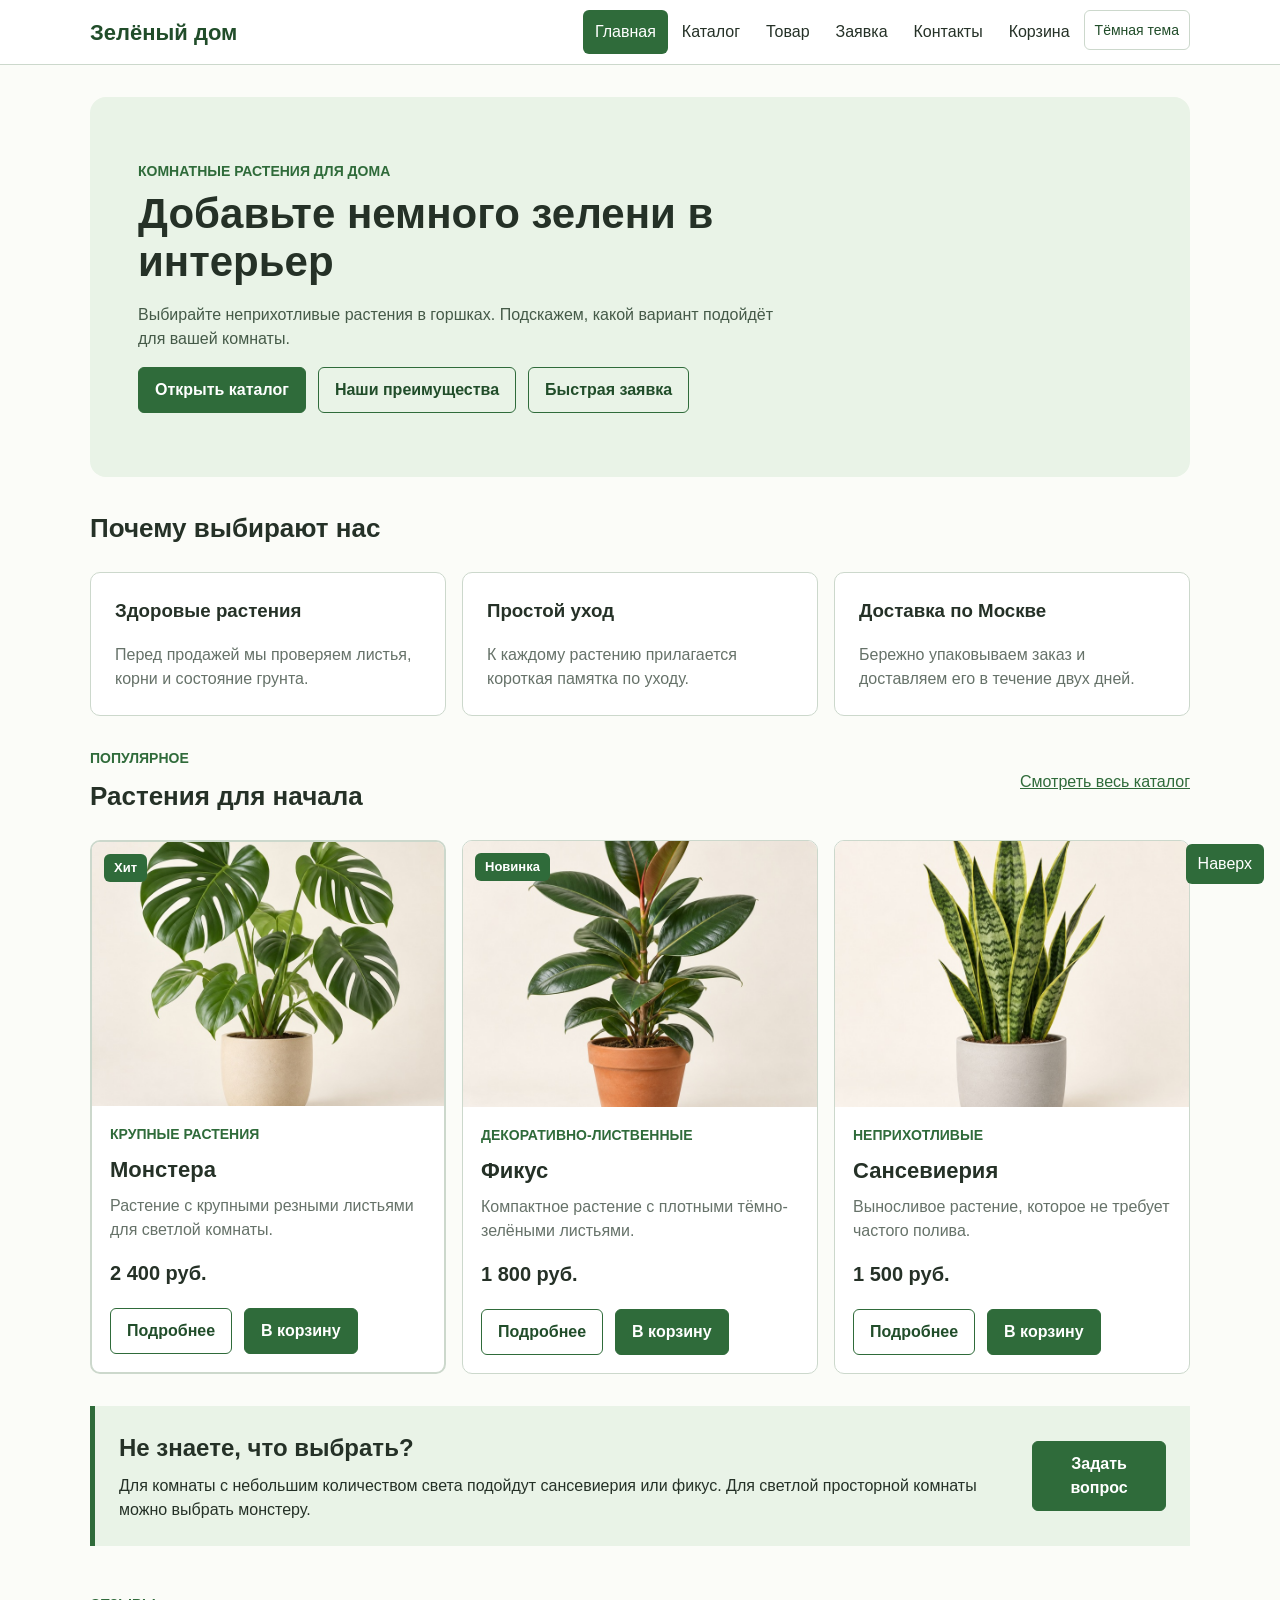
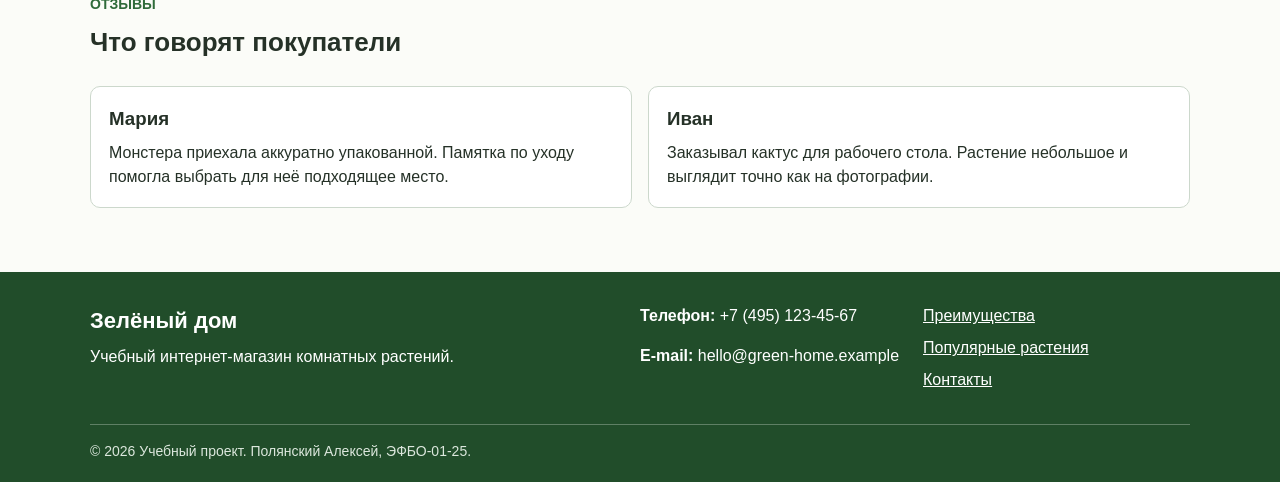
<file: index.html>
<!doctype html>
<html lang="ru">
  <head>
    <meta charset="UTF-8">
    <meta name="viewport" content="width=device-width, initial-scale=1.0">
    <meta name="description" content="Зелёный дом — учебный интернет-магазин комнатных растений.">
    <title>Зелёный дом — комнатные растения</title>
    <link rel="stylesheet" href="css/style.css">
    <link rel="stylesheet" href="css/responsive.css">
    <script src="js/data.js" defer></script>
    <script src="js/cart.js" defer></script>
    <script src="js/main.js" defer></script>
    <script src="js/modal.js" defer></script>
    <script src="js/validation.js" defer></script>
  </head>
  <body id="top">
    <a class="skip-link" href="#main-content">Перейти к содержимому</a>
    <header class="site-header">
      <div class="site-header__inner">
        <a class="site-header__logo" href="index.html">Зелёный дом</a>
        <button class="site-nav__toggle" type="button" aria-controls="main-navigation" aria-expanded="false">Меню <span aria-hidden="true">☰</span></button>
        <nav class="site-nav" id="main-navigation" aria-label="Основная навигация">
          <ul class="site-nav__list">
            <li class="site-nav__item">
              <a class="site-nav__link site-nav__link--active" href="index.html" aria-current="page">Главная</a>
            </li>
            <li class="site-nav__item">
              <a class="site-nav__link" href="catalog.html">Каталог</a>
            </li>
            <li class="site-nav__item">
              <a class="site-nav__link" href="product.html">Товар</a>
            </li>
            <li class="site-nav__item">
              <a class="site-nav__link" href="order.html">Заявка</a>
            </li>
            <li class="site-nav__item">
              <a class="site-nav__link" href="contacts.html">Контакты</a>
            </li>
            <li class="site-nav__item">
              <a class="site-nav__link cart-link" href="cart.html">Корзина <span class="cart-count js-cart-count" hidden>0</span></a>
            </li>
            <li class="site-nav__item">
              <button class="theme-toggle js-theme-toggle" type="button" aria-pressed="false">Тёмная тема</button>
            </li>
          </ul>
        </nav>
      </div>
    </header>
    <main id="main-content" tabindex="-1">
      <section class="hero">
        <p class="hero__label">Комнатные растения для дома</p>
        <h1 class="hero__title">Добавьте немного зелени в интерьер</h1>
        <p class="hero__text">Выбирайте неприхотливые растения в горшках. Подскажем, какой вариант подойдёт для вашей комнаты.</p>
        <div class="hero__actions">
          <a class="button" href="catalog.html">Открыть каталог</a>
          <a class="button button--secondary" href="#advantages">Наши преимущества</a>
          <button class="button button--secondary js-open-dialog" type="button" data-product="Монстера">Быстрая заявка</button>
        </div>
      </section>
      <section class="section" id="advantages">
        <h2 class="section__title">Почему выбирают нас</h2>
        <ul class="advantages">
          <li class="advantages__item">
            <h3>Здоровые растения</h3>
            <p>Перед продажей мы проверяем листья, корни и состояние грунта.</p>
          </li>
          <li class="advantages__item">
            <h3>Простой уход</h3>
            <p>К каждому растению прилагается короткая памятка по уходу.</p>
          </li>
          <li class="advantages__item">
            <h3>Доставка по Москве</h3>
            <p>Бережно упаковываем заказ и доставляем его в течение двух дней.</p>
          </li>
        </ul>
      </section>
      <section class="section" id="popular">
        <div class="section__heading">
          <div>
            <p class="section__label">Популярное</p>
            <h2 class="section__title">Растения для начала</h2>
          </div>
          <a href="catalog.html">Смотреть весь каталог</a>
        </div>
        <div class="product-grid">
          <article class="product-card product-card--hit">
            <span class="product-card__badge">Хит</span>
            <img class="product-card__image" src="images/monstera.jpg" srcset="images/monstera-400.jpg 400w, images/monstera.jpg 800w" sizes="(max-width: 599px) 100vw, (max-width: 999px) 50vw, 33vw" width="800" height="800" loading="lazy" alt="Монстера в бежевом горшке">
            <div class="product-card__content">
              <p class="product-card__category">Крупные растения</p>
              <h3 class="product-card__title">Монстера</h3>
              <p class="product-card__description">Растение с крупными резными листьями для светлой комнаты.</p>
              <p class="product-card__price">2 400 руб.</p>
              <div class="product-card__actions">
                <a class="button button--secondary" href="product.html">Подробнее</a>
                <button class="button product-card__button js-add-to-cart" type="button" data-product-id="1">В корзину</button>
              </div>
            </div>
          </article>
          <article class="product-card">
            <span class="product-card__badge">Новинка</span>
            <img class="product-card__image" src="images/ficus.jpg" srcset="images/ficus-400.jpg 400w, images/ficus.jpg 800w" sizes="(max-width: 599px) 100vw, (max-width: 999px) 50vw, 33vw" width="800" height="800" loading="lazy" alt="Фикус в терракотовом горшке">
            <div class="product-card__content">
              <p class="product-card__category">Декоративно-лиственные</p>
              <h3 class="product-card__title">Фикус</h3>
              <p class="product-card__description">Компактное растение с плотными тёмно-зелёными листьями.</p>
              <p class="product-card__price">1 800 руб.</p>
              <div class="product-card__actions">
                <a class="button button--secondary" href="product.html">Подробнее</a>
                <button class="button product-card__button js-add-to-cart" type="button" data-product-id="2">В корзину</button>
              </div>
            </div>
          </article>
          <article class="product-card">
            <img class="product-card__image" src="images/sansevieria.jpg" srcset="images/sansevieria-400.jpg 400w, images/sansevieria.jpg 800w" sizes="(max-width: 599px) 100vw, (max-width: 999px) 50vw, 33vw" width="800" height="800" loading="lazy" alt="Сансевиерия в светлом горшке">
            <div class="product-card__content">
              <p class="product-card__category">Неприхотливые</p>
              <h3 class="product-card__title">Сансевиерия</h3>
              <p class="product-card__description">Выносливое растение, которое не требует частого полива.</p>
              <p class="product-card__price">1 500 руб.</p>
              <div class="product-card__actions">
                <a class="button button--secondary" href="product.html">Подробнее</a>
                <button class="button product-card__button js-add-to-cart" type="button" data-product-id="3">В корзину</button>
              </div>
            </div>
          </article>
        </div>
      </section>
      <aside class="care-note">
        <div>
          <h2 class="care-note__title">Не знаете, что выбрать?</h2>
          <p>Для комнаты с небольшим количеством света подойдут сансевиерия или фикус. Для светлой просторной комнаты можно выбрать монстеру.</p>
        </div>
        <a class="button" href="contacts.html#feedback">Задать вопрос</a>
      </aside>
      <section class="section reviews">
        <p class="section__label">Отзывы</p>
        <h2 class="section__title">Что говорят покупатели</h2>
        <div class="reviews__list">
          <article class="review">
            <h3 class="review__author">Мария</h3>
            <p>Монстера приехала аккуратно упакованной. Памятка по уходу помогла выбрать для неё подходящее место.</p>
          </article>
          <article class="review">
            <h3 class="review__author">Иван</h3>
            <p>Заказывал кактус для рабочего стола. Растение небольшое и выглядит точно как на фотографии.</p>
          </article>
        </div>
      </section>
      <p class="page-message js-page-message" role="status" hidden></p>
    </main>
    <footer class="site-footer" id="contacts">
      <div class="site-footer__inner">
        <div>
          <p class="site-footer__title">Зелёный дом</p>
          <p>Учебный интернет-магазин комнатных растений.</p>
        </div>
        <div>
          <p>
            <strong>Телефон:</strong> +7 (495) 123-45-67</p>
          <p>
            <strong>E-mail:</strong> hello@green-home.example</p>
        </div>
        <nav class="site-footer__nav" aria-label="Навигация по главной странице">
          <a href="#advantages">Преимущества</a>
          <a href="#popular">Популярные растения</a>
          <a href="contacts.html">Контакты</a>
        </nav>
      </div>
      <p class="site-footer__copyright">© 2026 Учебный проект. Полянский Алексей, ЭФБО-01-25.</p>
    </footer>
    <a class="back-to-top" href="#top">Наверх</a>
    <dialog class="order-dialog" id="order-dialog" aria-labelledby="dialog-title">
      <div class="order-dialog__heading">
        <h2 id="dialog-title">Быстрая заявка</h2>
        <button class="order-dialog__close js-close-dialog" type="button" aria-label="Закрыть окно">×</button>
      </div>
      <form class="order-form js-validated-form" action="#" method="post" data-success="dialog-success" novalidate>
        <div class="order-form__field">
          <label class="order-form__label" for="dialog-name">Имя</label>
          <input class="order-form__input" id="dialog-name" name="name" type="text" minlength="2" autocomplete="given-name" required>
        </div>
        <div class="order-form__field">
          <label class="order-form__label" for="dialog-email">E-mail</label>
          <input class="order-form__input" id="dialog-email" name="email" type="email" autocomplete="email" required>
        </div>
        <div class="order-form__field">
          <label class="order-form__label" for="dialog-phone">Телефон</label>
          <input class="order-form__input" id="dialog-phone" name="phone" type="tel" inputmode="tel" placeholder="+7 (900) 000-00-00" pattern="^\+7 \([0-9]{3}\) [0-9]{3}-[0-9]{2}-[0-9]{2}$" title="Формат: +7 (900) 000-00-00" required>
        </div>
        <div class="order-form__field">
          <label class="order-form__label" for="dialog-product">Товар</label>
          <select class="order-form__input" id="dialog-product" name="product" required>
            <option value="">Выберите растение</option>
            <option value="Монстера">Монстера</option>
            <option value="Фикус">Фикус</option>
            <option value="Сансевиерия">Сансевиерия</option>
            <option value="Кактус">Кактус</option>
          </select>
        </div>
        <div class="order-form__field">
          <label class="order-form__label" for="dialog-comment">Комментарий</label>
          <textarea class="order-form__input" id="dialog-comment" name="comment" rows="3"></textarea>
        </div>
        <label class="order-form__agreement">
          <input id="dialog-agreement" name="agreement" type="checkbox" required> Я согласен на обработку данных</label>
        <div class="order-form__actions">
          <button class="button" type="submit" data-default-text="Отправить">Отправить</button>
          <button class="button button--secondary js-close-dialog" type="button">Отмена</button>
        </div>
      </form>
      <p class="success-message" id="dialog-success" role="status" hidden>Заявка отправлена. Мы скоро свяжемся с вами.</p>
    </dialog>
  </body>
</html>
</file>
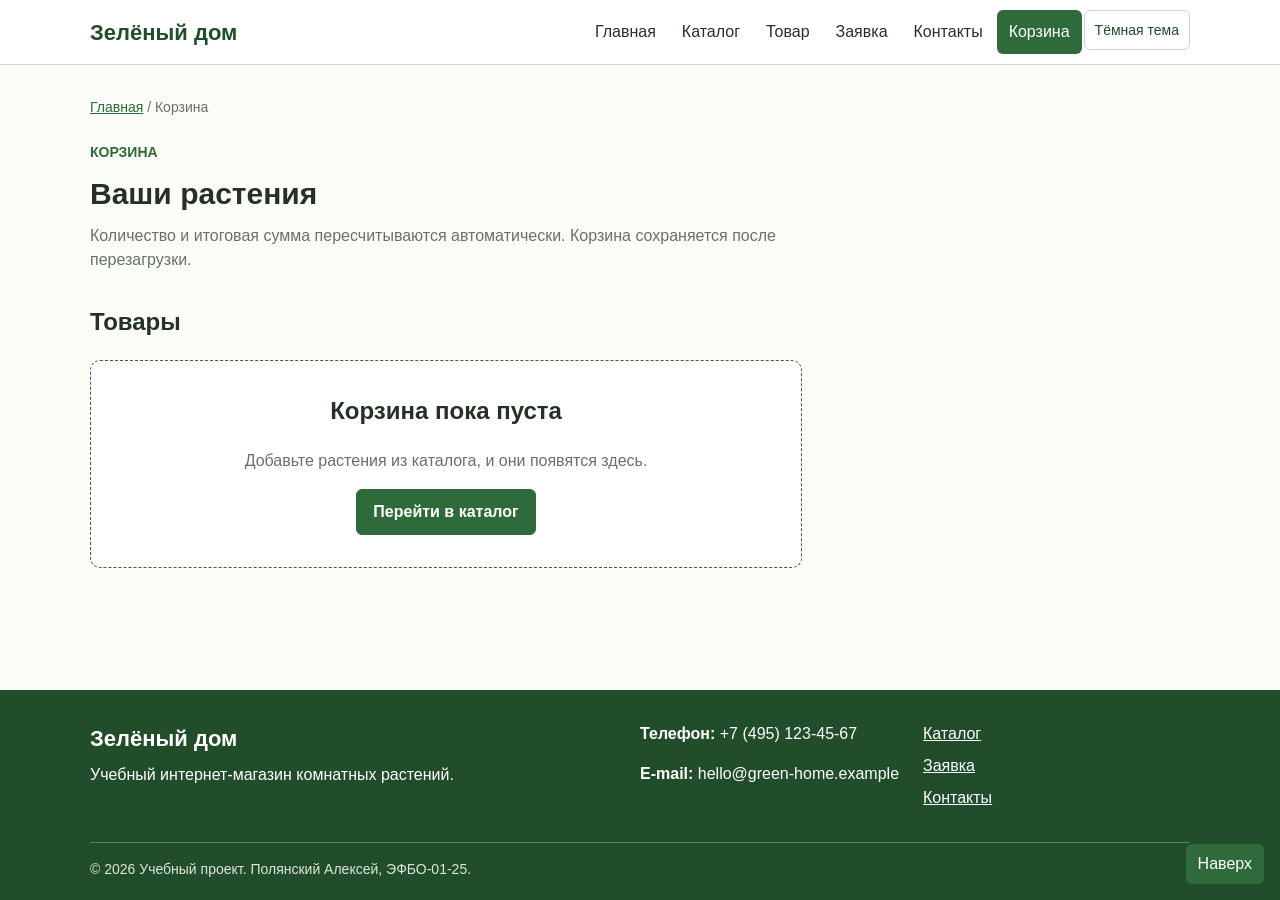
<file: cart.html>
<!doctype html>
<html lang="ru">
  <head>
    <meta charset="UTF-8">
    <meta name="viewport" content="width=device-width, initial-scale=1.0">
    <meta name="description" content="Корзина интернет-магазина комнатных растений Зелёный дом.">
    <title>Корзина — Зелёный дом</title>
    <link rel="stylesheet" href="css/style.css">
    <link rel="stylesheet" href="css/responsive.css">
    <script src="js/data.js" defer></script><script src="js/cart.js" defer></script><script src="js/main.js" defer></script>
  </head>
  <body id="top">
    <a class="skip-link" href="#main-content">Перейти к содержимому</a>
    <header class="site-header">
      <div class="site-header__inner">
        <a class="site-header__logo" href="index.html">Зелёный дом</a>
        <button class="site-nav__toggle" type="button" aria-controls="main-navigation" aria-expanded="false">Меню <span aria-hidden="true">☰</span></button>
        <nav class="site-nav" id="main-navigation" aria-label="Основная навигация">
          <ul class="site-nav__list">
            <li><a class="site-nav__link" href="index.html">Главная</a></li><li><a class="site-nav__link" href="catalog.html">Каталог</a></li><li><a class="site-nav__link" href="product.html">Товар</a></li><li><a class="site-nav__link" href="order.html">Заявка</a></li><li><a class="site-nav__link" href="contacts.html">Контакты</a></li>
            <li><a class="site-nav__link site-nav__link--active cart-link" href="cart.html" aria-current="page">Корзина <span class="cart-count js-cart-count" hidden>0</span></a></li>
            <li><button class="theme-toggle js-theme-toggle" type="button" aria-pressed="false">Тёмная тема</button></li>
          </ul>
        </nav>
      </div>
    </header>
    <main id="main-content" tabindex="-1">
      <nav class="breadcrumbs" aria-label="Хлебные крошки"><a href="index.html">Главная</a><span>Корзина</span></nav>
      <section class="page-intro"><p class="section__label">Корзина</p><h1>Ваши растения</h1><p>Количество и итоговая сумма пересчитываются автоматически. Корзина сохраняется после перезагрузки.</p></section>
      <div class="cart-layout">
        <section aria-labelledby="cart-list-title">
          <h2 id="cart-list-title">Товары</h2><div class="cart-list js-cart-list"></div>
          <div class="empty-state js-cart-empty" hidden><h2>Корзина пока пуста</h2><p>Добавьте растения из каталога, и они появятся здесь.</p><a class="button" href="catalog.html">Перейти в каталог</a></div>
        </section>
        <aside class="cart-summary js-cart-summary" aria-labelledby="cart-summary-title" hidden>
          <h2 id="cart-summary-title">Итого</h2><p><span>Товары</span><strong class="js-cart-subtotal">0 руб.</strong></p><p><span>Скидка</span><strong class="js-cart-discount">0 руб.</strong></p><p class="cart-summary__total"><span>К оплате</span><strong class="js-cart-total">0 руб.</strong></p>
          <form class="promo-form js-promo-form"><label for="promo-code">Промокод</label><div class="promo-form__row"><input class="order-form__input js-promo-input" id="promo-code" type="text" placeholder="GREEN10"><button class="button button--secondary" type="submit">Применить</button></div><p class="promo-form__message js-promo-message" role="status">Учебный код: GREEN10</p></form>
          <a class="button cart-summary__order" href="order.html">Перейти к заявке</a>
        </aside>
      </div>
    </main>
    <footer class="site-footer"><div class="site-footer__inner"><div><p class="site-footer__title">Зелёный дом</p><p>Учебный интернет-магазин комнатных растений.</p></div><div><p><strong>Телефон:</strong> +7 (495) 123-45-67</p><p><strong>E-mail:</strong> hello@green-home.example</p></div><nav class="site-footer__nav" aria-label="Дополнительная навигация"><a href="catalog.html">Каталог</a><a href="order.html">Заявка</a><a href="contacts.html">Контакты</a></nav></div><p class="site-footer__copyright">© 2026 Учебный проект. Полянский Алексей, ЭФБО-01-25.</p></footer>
    <a class="back-to-top" href="#top">Наверх</a>
  </body>
</html>
</file>
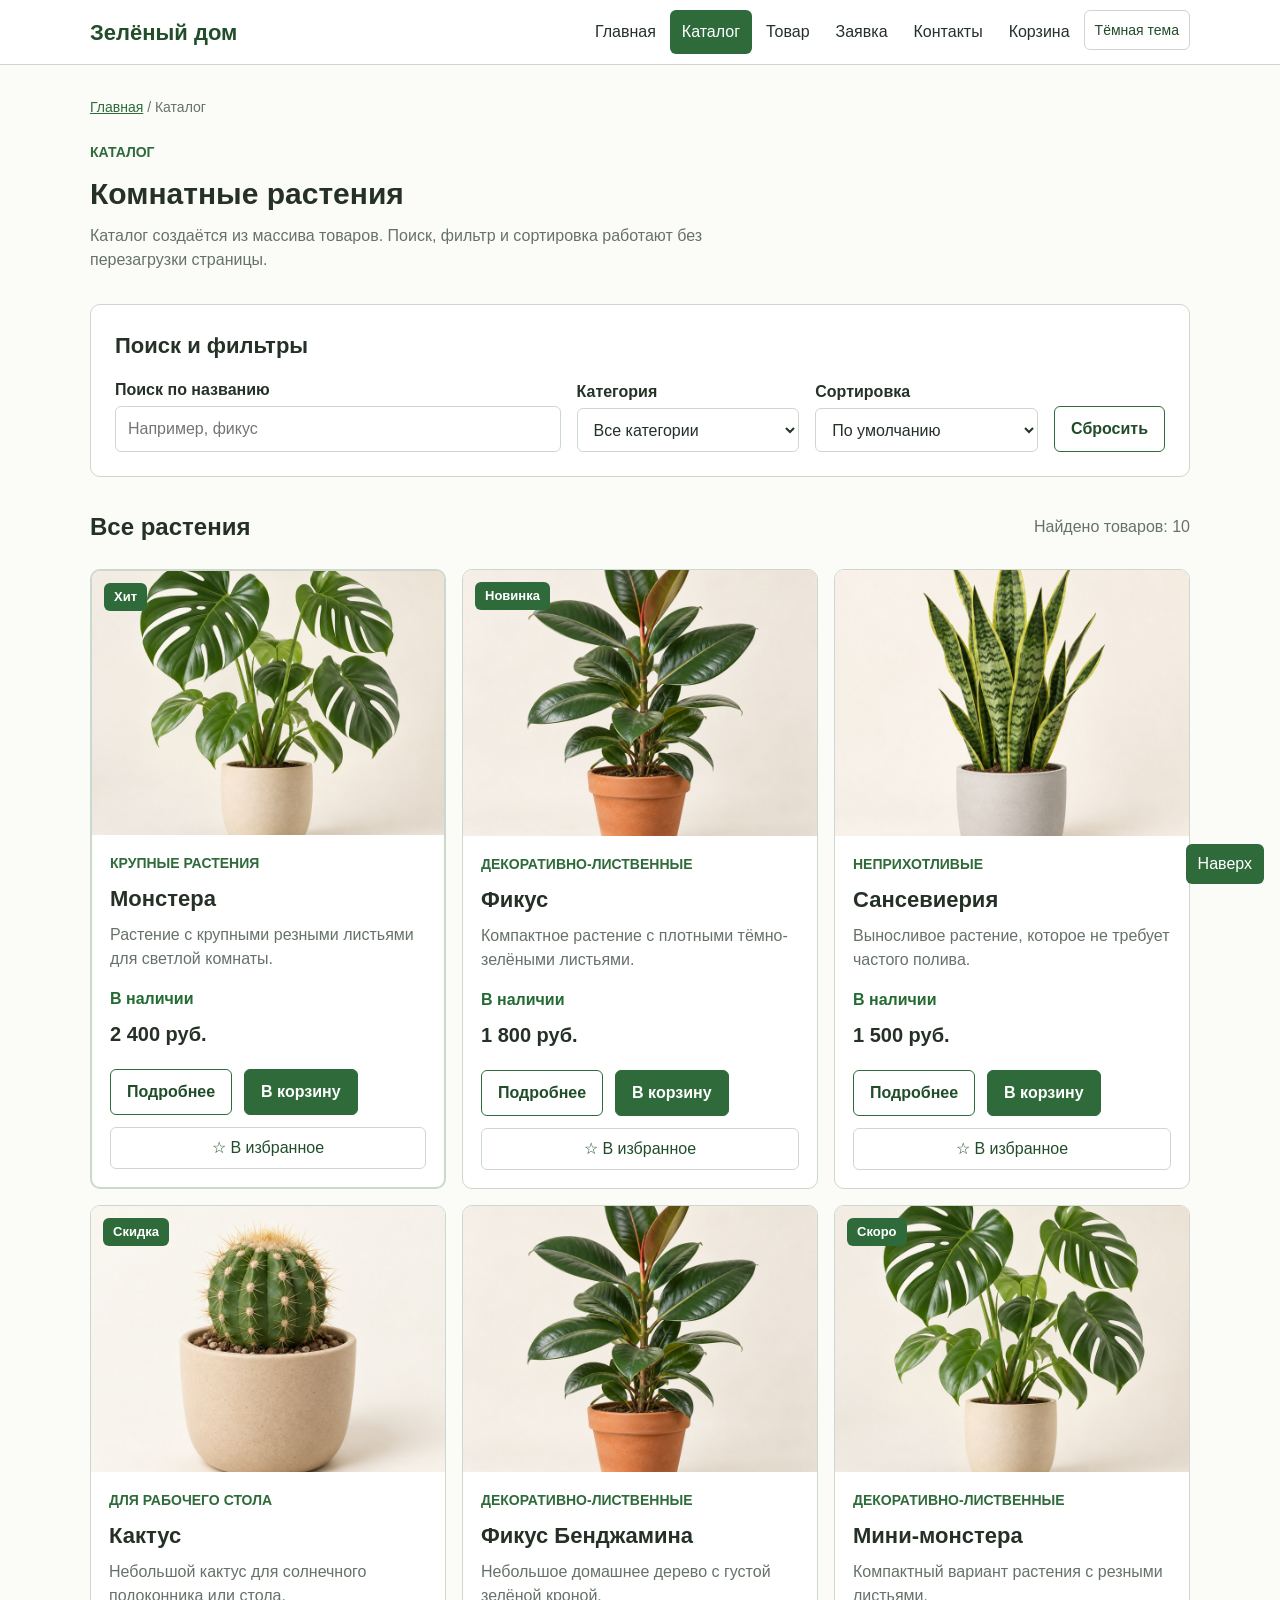
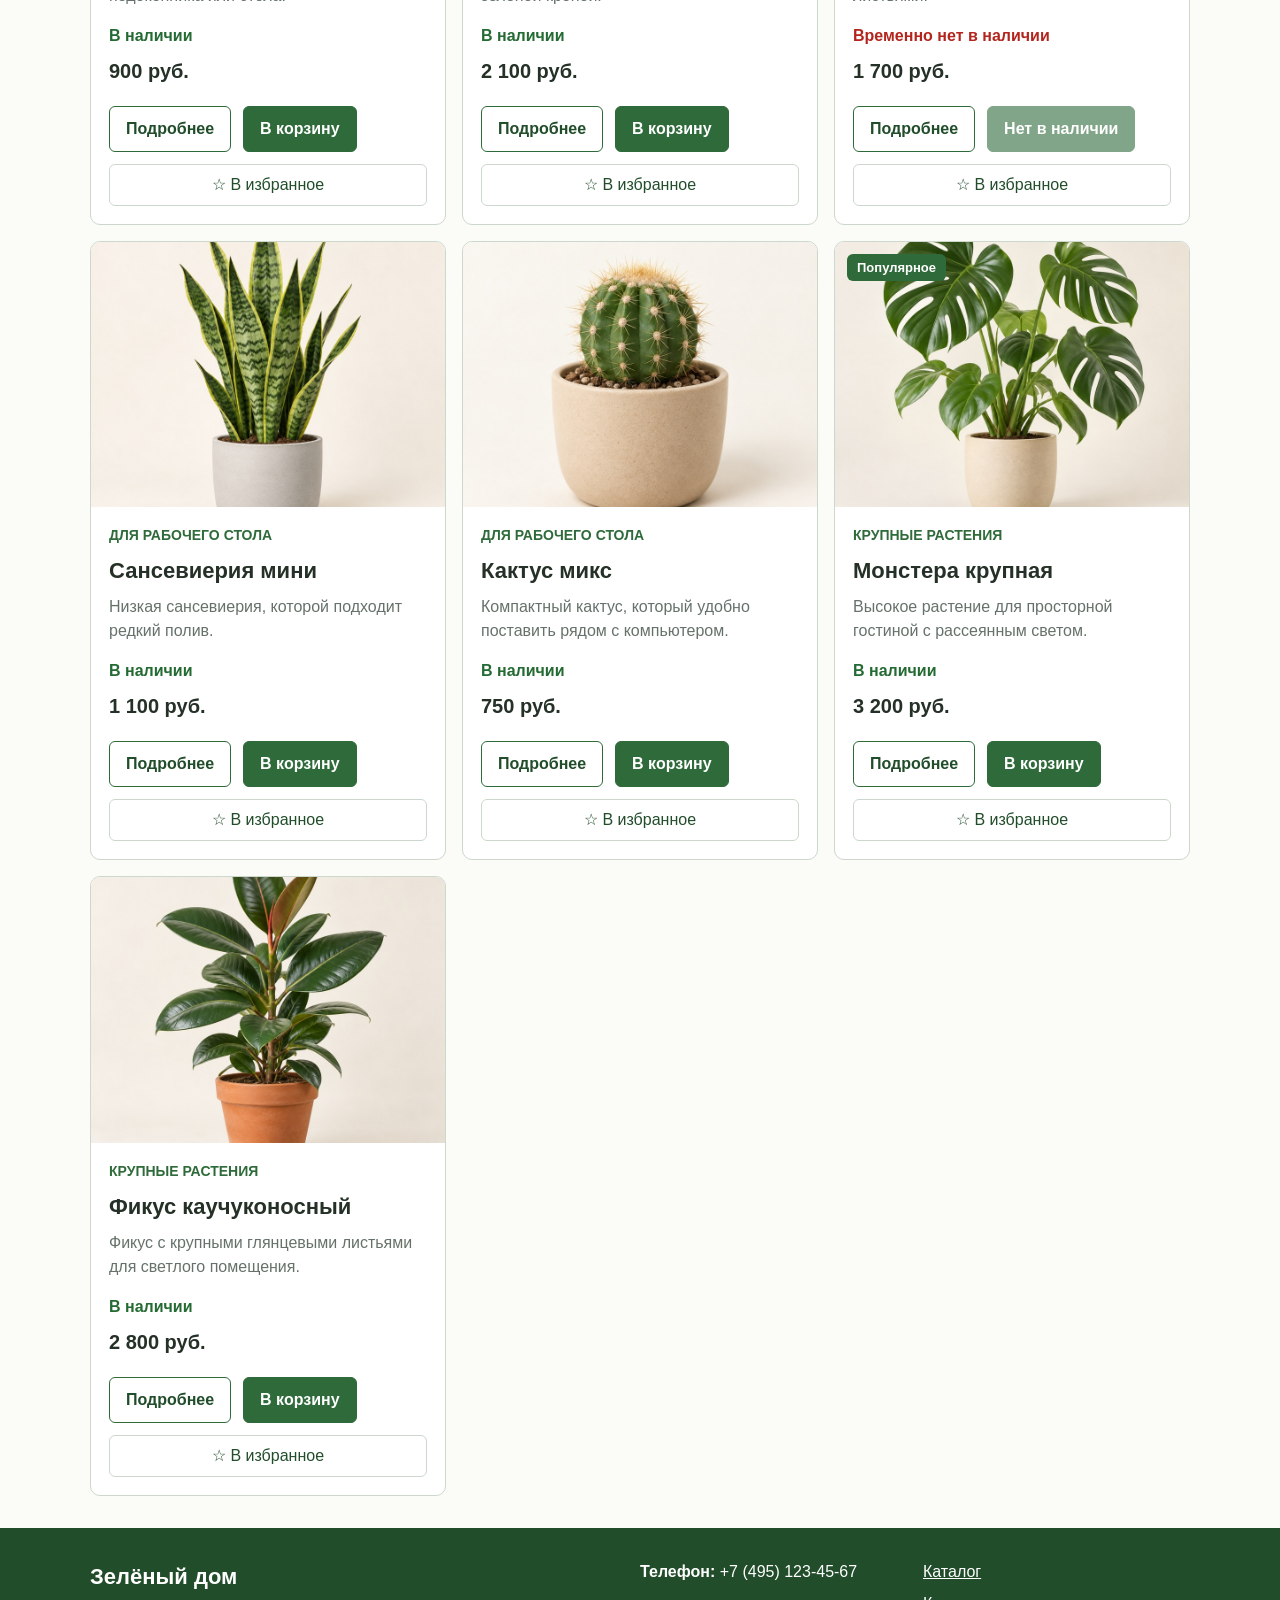
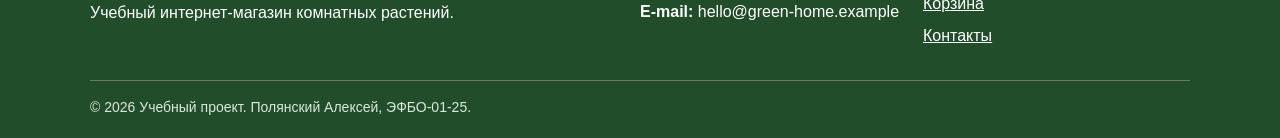
<file: catalog.html>
<!doctype html>
<html lang="ru">
  <head>
    <meta charset="UTF-8">
    <meta name="viewport" content="width=device-width, initial-scale=1.0">
    <meta name="description" content="Каталог комнатных растений интернет-магазина Зелёный дом.">
    <title>Каталог растений — Зелёный дом</title>
    <link rel="stylesheet" href="css/style.css">
    <link rel="stylesheet" href="css/responsive.css">
    <script src="js/data.js" defer></script>
    <script src="js/cart.js" defer></script>
    <script src="js/main.js" defer></script>
    <script src="js/catalog.js" defer></script>
  </head>
  <body id="top">
    <a class="skip-link" href="#main-content">Перейти к содержимому</a>
    <header class="site-header">
      <div class="site-header__inner">
        <a class="site-header__logo" href="index.html">Зелёный дом</a>
        <button class="site-nav__toggle" type="button" aria-controls="main-navigation" aria-expanded="false">Меню <span aria-hidden="true">☰</span></button>
        <nav class="site-nav" id="main-navigation" aria-label="Основная навигация">
          <ul class="site-nav__list">
            <li><a class="site-nav__link" href="index.html">Главная</a></li>
            <li><a class="site-nav__link site-nav__link--active" href="catalog.html" aria-current="page">Каталог</a></li>
            <li><a class="site-nav__link" href="product.html">Товар</a></li>
            <li><a class="site-nav__link" href="order.html">Заявка</a></li>
            <li><a class="site-nav__link" href="contacts.html">Контакты</a></li>
            <li><a class="site-nav__link cart-link" href="cart.html">Корзина <span class="cart-count js-cart-count" hidden>0</span></a></li>
            <li><button class="theme-toggle js-theme-toggle" type="button" aria-pressed="false">Тёмная тема</button></li>
          </ul>
        </nav>
      </div>
    </header>

    <main id="main-content" tabindex="-1">
      <nav class="breadcrumbs" aria-label="Хлебные крошки"><a href="index.html">Главная</a><span>Каталог</span></nav>
      <section class="page-intro">
        <p class="section__label">Каталог</p>
        <h1>Комнатные растения</h1>
        <p>Каталог создаётся из массива товаров. Поиск, фильтр и сортировка работают без перезагрузки страницы.</p>
      </section>

      <section class="catalog-tools" aria-labelledby="catalog-tools-title">
        <h2 id="catalog-tools-title">Поиск и фильтры</h2>
        <div class="catalog-tools__grid">
          <div><label for="catalog-search">Поиск по названию</label><input class="order-form__input js-catalog-search" id="catalog-search" type="search" placeholder="Например, фикус"></div>
          <div>
            <label for="category-filter">Категория</label>
            <select class="order-form__input js-category-filter" id="category-filter">
              <option value="all">Все категории</option><option value="large">Крупные растения</option><option value="decorative">Декоративно-лиственные</option><option value="easy-care">Неприхотливые</option><option value="desktop">Для рабочего стола</option>
            </select>
          </div>
          <div>
            <label for="sort-select">Сортировка</label>
            <select class="order-form__input js-sort-select" id="sort-select">
              <option value="default">По умолчанию</option><option value="price-asc">Сначала дешевле</option><option value="price-desc">Сначала дороже</option><option value="title">По названию</option>
            </select>
          </div>
          <button class="button button--secondary js-reset-catalog" type="button">Сбросить</button>
        </div>
      </section>

      <section class="catalog catalog--full" aria-labelledby="catalog-title">
        <div class="catalog__heading"><h2 id="catalog-title">Все растения</h2><p class="catalog__count js-result-count" role="status">Найдено товаров: 0</p></div>
        <div class="catalog__grid js-catalog-grid"></div>
        <div class="empty-state js-catalog-empty" hidden>
          <h3>Ничего не найдено</h3><p>Измените поисковый запрос или сбросьте фильтры.</p><button class="button js-reset-catalog" type="button">Показать все товары</button>
        </div>
      </section>
      <p class="page-message js-page-message" role="status" hidden></p>
    </main>

    <footer class="site-footer">
      <div class="site-footer__inner">
        <div><p class="site-footer__title">Зелёный дом</p><p>Учебный интернет-магазин комнатных растений.</p></div>
        <div><p><strong>Телефон:</strong> +7 (495) 123-45-67</p><p><strong>E-mail:</strong> hello@green-home.example</p></div>
        <nav class="site-footer__nav" aria-label="Дополнительная навигация"><a href="catalog.html">Каталог</a><a href="cart.html">Корзина</a><a href="contacts.html">Контакты</a></nav>
      </div>
      <p class="site-footer__copyright">© 2026 Учебный проект. Полянский Алексей, ЭФБО-01-25.</p>
    </footer>
    <a class="back-to-top" href="#top">Наверх</a>
  </body>
</html>
</file>
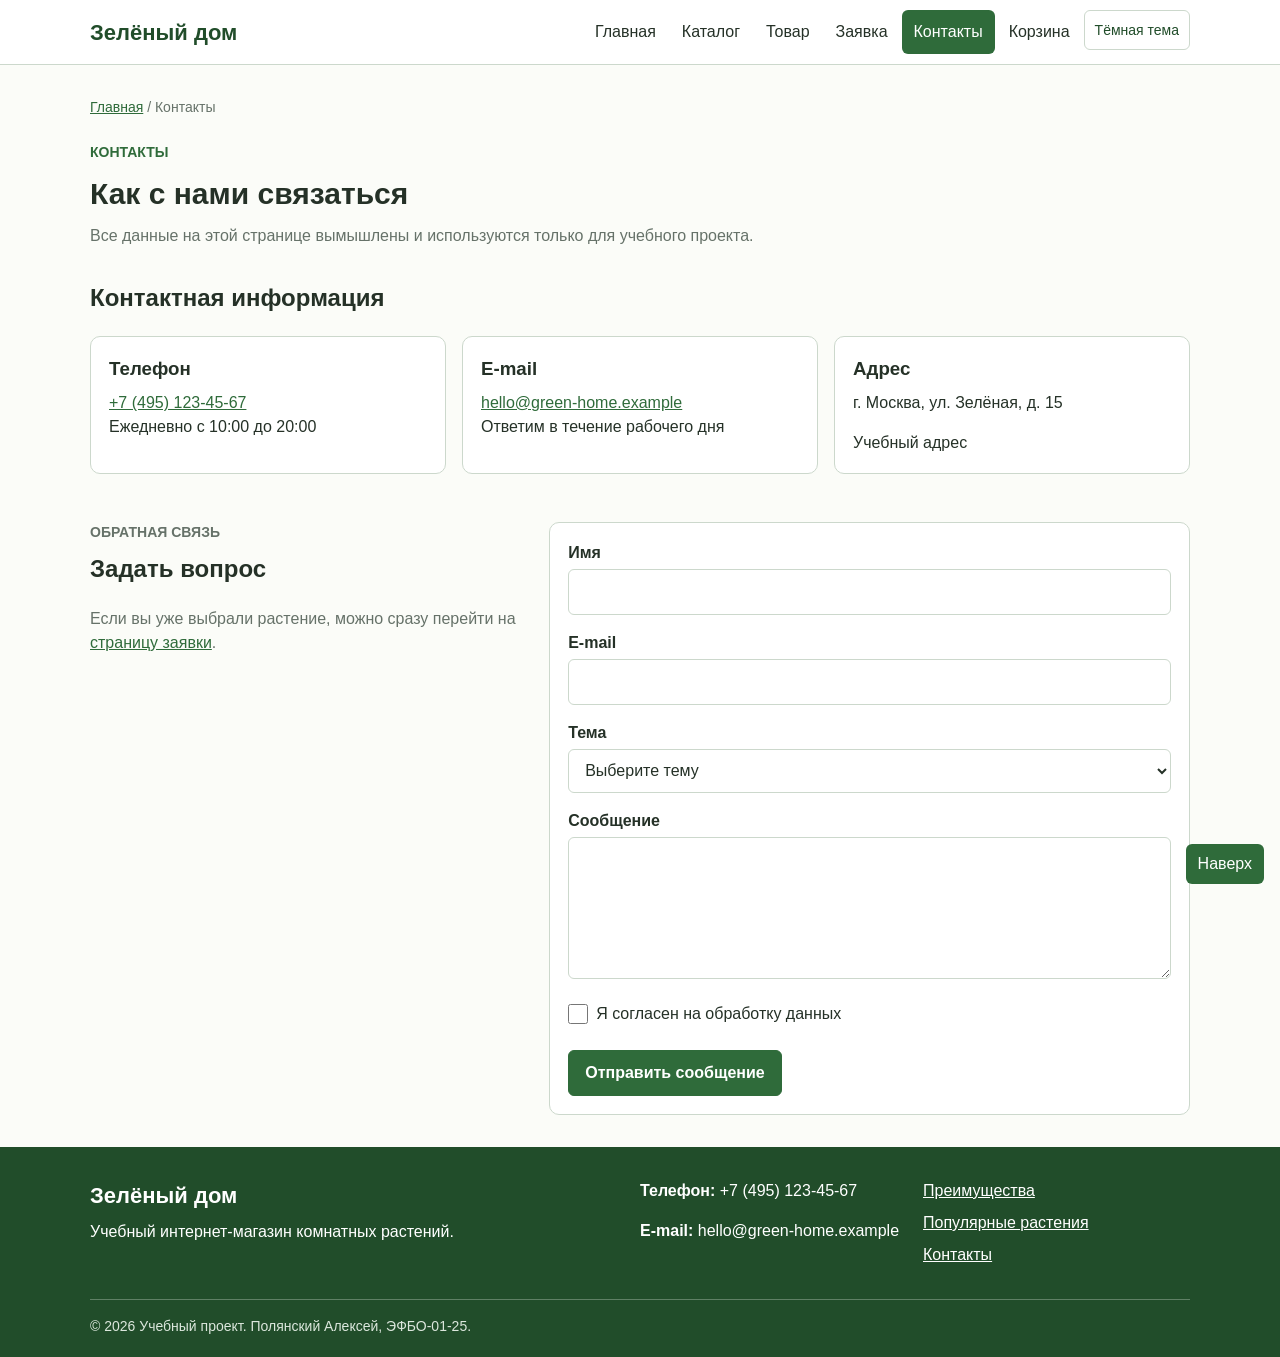
<file: contacts.html>
<!doctype html>
<html lang="ru">
  <head>
    <meta charset="UTF-8">
    <meta name="viewport" content="width=device-width, initial-scale=1.0">
    <meta name="description" content="Контакты и форма обратной связи магазина Зелёный дом.">
    <title>Контакты — Зелёный дом</title>
    <link rel="stylesheet" href="css/style.css">
    <link rel="stylesheet" href="css/responsive.css">
    <script src="js/data.js" defer></script>
    <script src="js/cart.js" defer></script>
    <script src="js/main.js" defer></script>
    <script src="js/validation.js" defer></script>
  </head>
  <body id="top">
    <a class="skip-link" href="#main-content">Перейти к содержимому</a>
    <header class="site-header">
      <div class="site-header__inner">
        <a class="site-header__logo" href="index.html">Зелёный дом</a>
        <button class="site-nav__toggle" type="button" aria-controls="main-navigation" aria-expanded="false">Меню <span aria-hidden="true">☰</span></button>
        <nav class="site-nav" id="main-navigation" aria-label="Основная навигация">
          <ul class="site-nav__list">
            <li class="site-nav__item">
              <a class="site-nav__link" href="index.html">Главная</a>
            </li>
            <li class="site-nav__item">
              <a class="site-nav__link" href="catalog.html">Каталог</a>
            </li>
            <li class="site-nav__item">
              <a class="site-nav__link" href="product.html">Товар</a>
            </li>
            <li class="site-nav__item">
              <a class="site-nav__link" href="order.html">Заявка</a>
            </li>
            <li class="site-nav__item">
              <a class="site-nav__link site-nav__link--active" href="contacts.html" aria-current="page">Контакты</a>
            </li>
            <li class="site-nav__item"><a class="site-nav__link cart-link" href="cart.html">Корзина <span class="cart-count js-cart-count" hidden>0</span></a></li>
            <li class="site-nav__item"><button class="theme-toggle js-theme-toggle" type="button" aria-pressed="false">Тёмная тема</button></li>
          </ul>
        </nav>
      </div>
    </header>
    <main id="main-content" tabindex="-1">
      <nav class="breadcrumbs" aria-label="Хлебные крошки">
        <a href="index.html">Главная</a>
        <span>Контакты</span>
      </nav>
      <section class="page-intro">
        <p class="section__label">Контакты</p>
        <h1>Как с нами связаться</h1>
        <p>Все данные на этой странице вымышлены и используются только для учебного проекта.</p>
      </section>
      <section class="contacts" aria-labelledby="contacts-title">
        <h2 id="contacts-title">Контактная информация</h2>
        <div class="contacts__grid">
          <article class="contact-card">
            <h3>Телефон</h3>
            <a href="tel:+74951234567">+7 (495) 123-45-67</a>
            <p>Ежедневно с 10:00 до 20:00</p>
          </article>
          <article class="contact-card">
            <h3>E-mail</h3>
            <a href="mailto:hello@green-home.example">hello@green-home.example</a>
            <p>Ответим в течение рабочего дня</p>
          </article>
          <article class="contact-card">
            <h3>Адрес</h3>
            <p>г. Москва, ул. Зелёная, д. 15</p>
            <p>Учебный адрес</p>
          </article>
        </div>
      </section>
      <section class="feedback" id="feedback">
        <div>
          <p class="section__label">Обратная связь</p>
          <h2>Задать вопрос</h2>
          <p>Если вы уже выбрали растение, можно сразу перейти на <a href="order.html">страницу заявки</a>.</p>
        </div>
        <form class="order-form order-form--page js-validated-form" action="#" method="post" data-success="feedback-success" data-success-text="Сообщение подготовлено. Это учебная имитация отправки." novalidate>
          <div class="order-form__field">
            <label class="order-form__label" for="feedback-name">Имя</label>
            <input class="order-form__input" id="feedback-name" name="name" type="text" minlength="2" required>
          </div>
          <div class="order-form__field">
            <label class="order-form__label" for="feedback-email">E-mail</label>
            <input class="order-form__input" id="feedback-email" name="email" type="email" required>
          </div>
          <div class="order-form__field">
            <label class="order-form__label" for="feedback-topic">Тема</label>
            <select class="order-form__input" id="feedback-topic" name="topic" required>
              <option value="">Выберите тему</option>
              <option value="care">Уход за растением</option>
              <option value="delivery">Доставка</option>
              <option value="other">Другой вопрос</option>
            </select>
          </div>
          <div class="order-form__field">
            <label class="order-form__label" for="feedback-message">Сообщение</label>
            <textarea class="order-form__input" id="feedback-message" name="message" rows="5" required></textarea>
          </div>
          <label class="order-form__agreement">
            <input id="feedback-agreement" name="agreement" type="checkbox" required> Я согласен на обработку данных</label>
          <div class="order-form__actions">
            <button class="button" type="submit" data-default-text="Отправить сообщение">Отправить сообщение</button>
          </div>
        </form>
      </section>
      <p class="success-message success-message--page" id="feedback-success" role="status" hidden>Сообщение отправлено. Это демонстрационное уведомление.</p>
    </main>
    <footer class="site-footer">
      <div class="site-footer__inner">
        <div>
          <p class="site-footer__title">Зелёный дом</p>
          <p>Учебный интернет-магазин комнатных растений.</p>
        </div>
        <div>
          <p>
            <strong>Телефон:</strong> +7 (495) 123-45-67</p>
          <p>
            <strong>E-mail:</strong> hello@green-home.example</p>
        </div>
        <nav class="site-footer__nav" aria-label="Дополнительная навигация">
          <a href="index.html#advantages">Преимущества</a>
          <a href="index.html#popular">Популярные растения</a>
          <a href="contacts.html">Контакты</a>
        </nav>
      </div>
      <p class="site-footer__copyright">© 2026 Учебный проект. Полянский Алексей, ЭФБО-01-25.</p>
    </footer>
    <a class="back-to-top" href="#top">Наверх</a>
  </body>
</html>
</file>
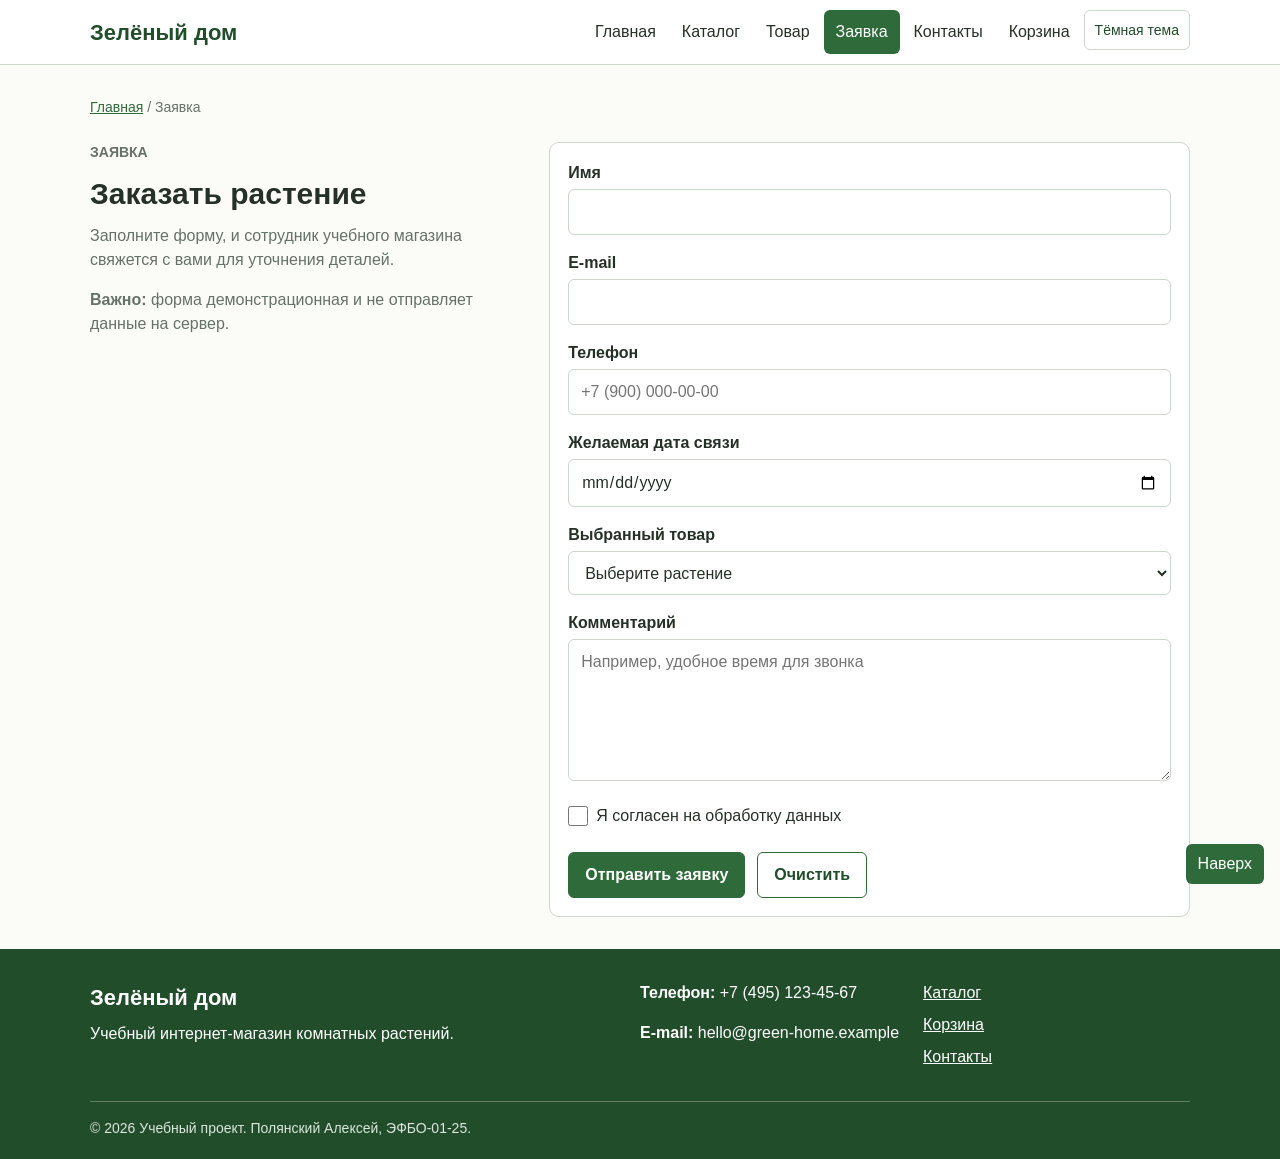
<file: order.html>
<!doctype html>
<html lang="ru">
  <head>
    <meta charset="UTF-8">
    <meta name="viewport" content="width=device-width, initial-scale=1.0">
    <meta name="description" content="Форма заявки на комнатное растение в магазине Зелёный дом.">
    <title>Оформление заявки — Зелёный дом</title>
    <link rel="stylesheet" href="css/style.css"><link rel="stylesheet" href="css/responsive.css">
    <script src="js/data.js" defer></script><script src="js/cart.js" defer></script><script src="js/main.js" defer></script><script src="js/validation.js" defer></script>
  </head>
  <body id="top">
    <a class="skip-link" href="#main-content">Перейти к содержимому</a>
    <header class="site-header">
      <div class="site-header__inner">
        <a class="site-header__logo" href="index.html">Зелёный дом</a>
        <button class="site-nav__toggle" type="button" aria-controls="main-navigation" aria-expanded="false">Меню <span aria-hidden="true">☰</span></button>
        <nav class="site-nav" id="main-navigation" aria-label="Основная навигация">
          <ul class="site-nav__list">
            <li><a class="site-nav__link" href="index.html">Главная</a></li><li><a class="site-nav__link" href="catalog.html">Каталог</a></li><li><a class="site-nav__link" href="product.html">Товар</a></li><li><a class="site-nav__link site-nav__link--active" href="order.html" aria-current="page">Заявка</a></li><li><a class="site-nav__link" href="contacts.html">Контакты</a></li>
            <li><a class="site-nav__link cart-link" href="cart.html">Корзина <span class="cart-count js-cart-count" hidden>0</span></a></li><li><button class="theme-toggle js-theme-toggle" type="button" aria-pressed="false">Тёмная тема</button></li>
          </ul>
        </nav>
      </div>
    </header>
    <main id="main-content" tabindex="-1">
      <nav class="breadcrumbs" aria-label="Хлебные крошки"><a href="index.html">Главная</a><span>Заявка</span></nav>
      <section class="form-section">
        <div class="form-section__intro">
          <p class="section__label">Заявка</p><h1>Заказать растение</h1>
          <p>Заполните форму, и сотрудник учебного магазина свяжется с вами для уточнения деталей.</p>
          <p><strong>Важно:</strong> форма демонстрационная и не отправляет данные на сервер.</p>
        </div>
        <form class="order-form order-form--page js-validated-form" action="#" method="post" data-success="order-success" novalidate>
          <div class="order-form__field"><label class="order-form__label" for="order-name">Имя</label><input class="order-form__input" id="order-name" name="name" type="text" minlength="2" autocomplete="given-name" required></div>
          <div class="order-form__field"><label class="order-form__label" for="order-email">E-mail</label><input class="order-form__input" id="order-email" name="email" type="email" autocomplete="email" required></div>
          <div class="order-form__field"><label class="order-form__label" for="order-phone">Телефон</label><input class="order-form__input" id="order-phone" name="phone" type="tel" inputmode="tel" placeholder="+7 (900) 000-00-00" pattern="^\+7 \([0-9]{3}\) [0-9]{3}-[0-9]{2}-[0-9]{2}$" required></div>
          <div class="order-form__field"><label class="order-form__label" for="order-date">Желаемая дата связи</label><input class="order-form__input" id="order-date" name="date" type="date"></div>
          <div class="order-form__field"><label class="order-form__label" for="order-product">Выбранный товар</label><select class="order-form__input js-product-select" id="order-product" name="product" required><option value="">Выберите растение</option></select></div>
          <div class="order-form__field"><label class="order-form__label" for="order-comment">Комментарий</label><textarea class="order-form__input" id="order-comment" name="comment" rows="5" placeholder="Например, удобное время для звонка"></textarea></div>
          <label class="order-form__agreement"><input id="order-agreement" name="agreement" type="checkbox" required> Я согласен на обработку данных</label>
          <div class="order-form__actions"><button class="button" type="submit" data-default-text="Отправить заявку">Отправить заявку</button><button class="button button--secondary" type="reset">Очистить</button></div>
        </form>
      </section>
      <p class="success-message success-message--page" id="order-success" role="status" hidden></p>
    </main>
    <footer class="site-footer"><div class="site-footer__inner"><div><p class="site-footer__title">Зелёный дом</p><p>Учебный интернет-магазин комнатных растений.</p></div><div><p><strong>Телефон:</strong> +7 (495) 123-45-67</p><p><strong>E-mail:</strong> hello@green-home.example</p></div><nav class="site-footer__nav" aria-label="Дополнительная навигация"><a href="catalog.html">Каталог</a><a href="cart.html">Корзина</a><a href="contacts.html">Контакты</a></nav></div><p class="site-footer__copyright">© 2026 Учебный проект. Полянский Алексей, ЭФБО-01-25.</p></footer>
    <a class="back-to-top" href="#top">Наверх</a>
  </body>
</html>
</file>
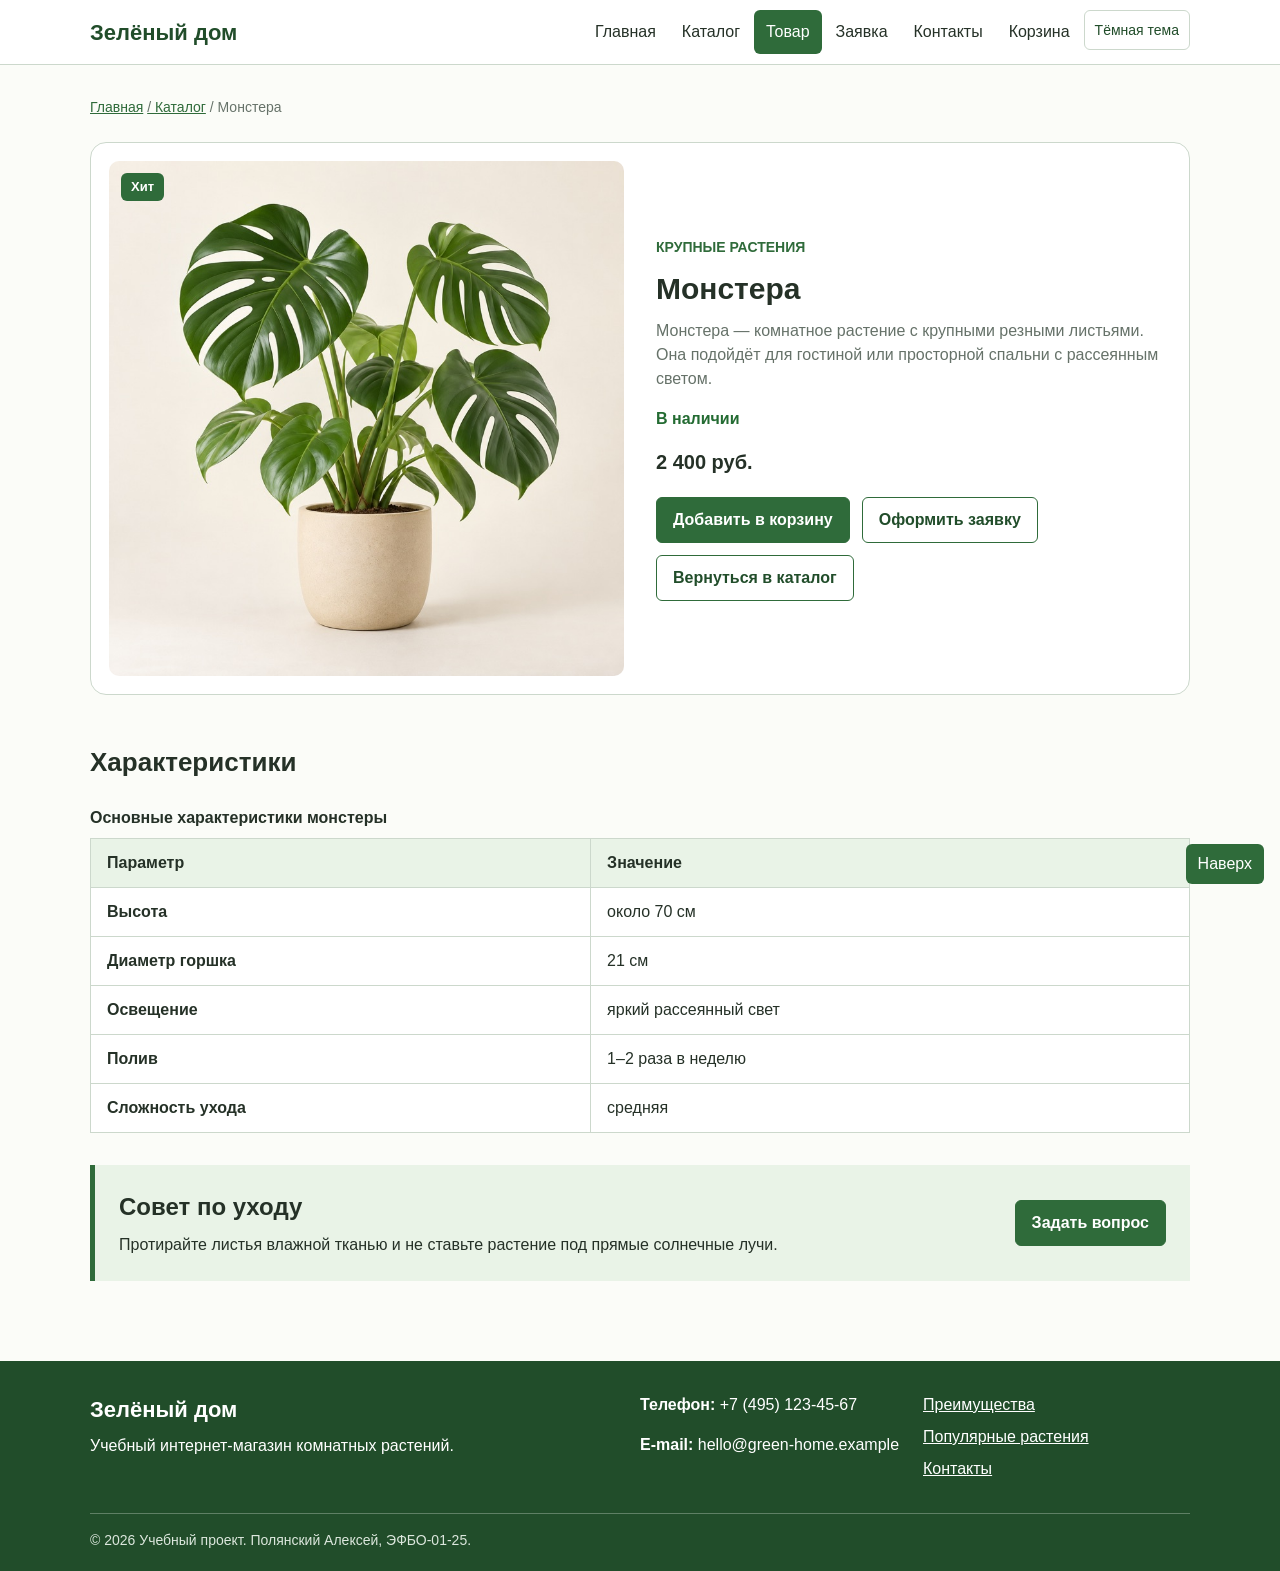
<file: product.html>
<!doctype html>
<html lang="ru">
  <head>
    <meta charset="UTF-8">
    <meta name="viewport" content="width=device-width, initial-scale=1.0">
    <meta name="description" content="Описание и характеристики монстеры в магазине Зелёный дом.">
    <title>Монстера — Зелёный дом</title>
    <link rel="stylesheet" href="css/style.css">
    <link rel="stylesheet" href="css/responsive.css">
    <script src="js/data.js" defer></script>
    <script src="js/cart.js" defer></script>
    <script src="js/main.js" defer></script>
  </head>
  <body id="top">
    <a class="skip-link" href="#main-content">Перейти к содержимому</a>
    <header class="site-header">
      <div class="site-header__inner">
        <a class="site-header__logo" href="index.html">Зелёный дом</a>
        <button class="site-nav__toggle" type="button" aria-controls="main-navigation" aria-expanded="false">Меню <span aria-hidden="true">☰</span></button>
        <nav class="site-nav" id="main-navigation" aria-label="Основная навигация">
          <ul class="site-nav__list">
            <li class="site-nav__item">
              <a class="site-nav__link" href="index.html">Главная</a>
            </li>
            <li class="site-nav__item">
              <a class="site-nav__link" href="catalog.html">Каталог</a>
            </li>
            <li class="site-nav__item">
              <a class="site-nav__link site-nav__link--active" href="product.html" aria-current="page">Товар</a>
            </li>
            <li class="site-nav__item">
              <a class="site-nav__link" href="order.html">Заявка</a>
            </li>
            <li class="site-nav__item">
              <a class="site-nav__link" href="contacts.html">Контакты</a>
            </li>
            <li class="site-nav__item">
              <a class="site-nav__link cart-link" href="cart.html">Корзина <span class="cart-count js-cart-count" hidden>0</span></a>
            </li>
            <li class="site-nav__item"><button class="theme-toggle js-theme-toggle" type="button" aria-pressed="false">Тёмная тема</button></li>
          </ul>
        </nav>
      </div>
    </header>
    <main id="main-content" tabindex="-1">
      <nav class="breadcrumbs" aria-label="Хлебные крошки">
        <a href="index.html">Главная</a>
        <a href="catalog.html">Каталог</a>
        <span>Монстера</span>
      </nav>
      <article class="product">
        <div class="product__image-wrap">
          <span class="product-card__badge">Хит</span>
          <img class="product__image" src="images/monstera.jpg" srcset="images/monstera-400.jpg 400w, images/monstera.jpg 800w" sizes="(max-width: 699px) 100vw, 50vw" width="800" height="800" alt="Монстера в бежевом горшке">
        </div>
        <div class="product__info">
          <p class="section__label">Крупные растения</p>
          <h1>Монстера</h1>
          <p class="product__description">Монстера — комнатное растение с крупными резными листьями. Она подойдёт для гостиной или просторной спальни с рассеянным светом.</p>
          <p class="product__availability">В наличии</p>
          <p class="product__price">2 400 руб.</p>
          <div class="product__actions">
            <button class="button js-add-to-cart" type="button" data-product-id="1">Добавить в корзину</button>
            <a class="button button--secondary" href="order.html">Оформить заявку</a>
            <a class="button button--secondary" href="catalog.html">Вернуться в каталог</a>
          </div>
        </div>
      </article>
      <section class="section" id="characteristics">
        <h2 class="section__title">Характеристики</h2>
        <div class="table-wrap">
          <table class="product-table">
            <caption>Основные характеристики монстеры</caption>
            <thead>
              <tr>
                <th scope="col">Параметр</th>
                <th scope="col">Значение</th>
              </tr>
            </thead>
            <tbody>
              <tr>
                <th scope="row">Высота</th>
                <td>около 70 см</td>
              </tr>
              <tr>
                <th scope="row">Диаметр горшка</th>
                <td>21 см</td>
              </tr>
              <tr>
                <th scope="row">Освещение</th>
                <td>яркий рассеянный свет</td>
              </tr>
              <tr>
                <th scope="row">Полив</th>
                <td>1–2 раза в неделю</td>
              </tr>
              <tr>
                <th scope="row">Сложность ухода</th>
                <td>средняя</td>
              </tr>
            </tbody>
          </table>
        </div>
        <dl class="spec-cards" aria-label="Основные характеристики монстеры">
          <div><dt>Высота</dt><dd>около 70 см</dd></div>
          <div><dt>Диаметр горшка</dt><dd>21 см</dd></div>
          <div><dt>Освещение</dt><dd>яркий рассеянный свет</dd></div>
          <div><dt>Полив</dt><dd>1–2 раза в неделю</dd></div>
          <div><dt>Сложность ухода</dt><dd>средняя</dd></div>
        </dl>
      </section>
      <aside class="care-note">
        <div>
          <h2 class="care-note__title">Совет по уходу</h2>
          <p>Протирайте листья влажной тканью и не ставьте растение под прямые солнечные лучи.</p>
        </div>
        <a class="button" href="contacts.html#feedback">Задать вопрос</a>
      </aside>
      <p class="page-message js-page-message" role="status" hidden></p>
    </main>
    <footer class="site-footer">
      <div class="site-footer__inner">
        <div>
          <p class="site-footer__title">Зелёный дом</p>
          <p>Учебный интернет-магазин комнатных растений.</p>
        </div>
        <div>
          <p>
            <strong>Телефон:</strong> +7 (495) 123-45-67</p>
          <p>
            <strong>E-mail:</strong> hello@green-home.example</p>
        </div>
        <nav class="site-footer__nav" aria-label="Дополнительная навигация">
          <a href="index.html#advantages">Преимущества</a>
          <a href="index.html#popular">Популярные растения</a>
          <a href="contacts.html">Контакты</a>
        </nav>
      </div>
      <p class="site-footer__copyright">© 2026 Учебный проект. Полянский Алексей, ЭФБО-01-25.</p>
    </footer>
    <a class="back-to-top" href="#top">Наверх</a>
  </body>
</html>
</file>
<file: css/style.css>
:root {
  --color-bg: #fbfcf8;
  --color-text: #253127;
  --color-muted: #667269;
  --color-primary: #2f6b3a;
  --color-primary-dark: #214d2a;
  --color-accent: #e9f3e7;
  --color-surface: #ffffff;
  --color-border: #ccd8cc;
  --color-danger: #b3261e;
  --color-success: #236b32;
  --color-success-bg: #e7f5e9;
  --color-white: #ffffff;
  --space-xs: 4px;
  --space-sm: 8px;
  --space-md: 16px;
  --space-lg: 24px;
  --space-xl: 32px;
  --space-xxl: 48px;
  --radius-sm: 6px;
  --radius-md: 10px;
  --radius-lg: 16px;
  --container-width: 1100px;
}

/* Интерактивные элементы КР №4 */

.theme-dark {
  --color-bg: #172019;
  --color-text: #edf4ee;
  --color-muted: #c1cec3;
  --color-primary: #75b881;
  --color-primary-dark: #a2d5aa;
  --color-accent: #26382a;
  --color-surface: #202c23;
  --color-border: #536857;
  --color-success: #9bd6a4;
  --color-success-bg: #253d29;
  --color-white: #ffffff;
}

.theme-dark .order-form__input,
.theme-dark .cart-button {
  color: var(--color-text);
  background-color: #172019;
}

.theme-dark .order-dialog {
  color: var(--color-text);
  background-color: var(--color-surface);
}

.theme-toggle {
  min-height: 40px;
  padding: 8px 10px;
  color: var(--color-primary-dark);
  font: inherit;
  font-size: 14px;
  background: transparent;
  border: 1px solid var(--color-border);
  border-radius: var(--radius-sm);
  cursor: pointer;
}

.theme-toggle:hover {
  background: var(--color-accent);
}

.cart-link {
  display: flex;
  align-items: center;
  gap: 6px;
}

.cart-count {
  min-width: 22px;
  padding: 1px 6px;
  color: #fff;
  font-size: 12px;
  text-align: center;
  background: #b3261e;
  border-radius: 20px;
}

.catalog-tools,
.catalog--full,
.cart-layout {
  max-width: var(--container-width);
  margin-right: auto;
  margin-left: auto;
}

.catalog-tools {
  margin-bottom: var(--space-xl);
  padding: var(--space-lg);
  background: var(--color-surface);
  border: 1px solid var(--color-border);
  border-radius: var(--radius-md);
}

.catalog-tools h2 {
  margin-bottom: var(--space-md);
  font-size: 22px;
}

.catalog-tools__grid {
  display: grid;
  grid-template-columns: 2fr 1fr 1fr auto;
  align-items: end;
  gap: var(--space-md);
}

.catalog-tools label,
.promo-form label {
  display: block;
  margin-bottom: var(--space-xs);
  font-weight: bold;
}

.catalog__heading {
  display: flex;
  justify-content: space-between;
  align-items: center;
  gap: var(--space-md);
  margin-bottom: var(--space-lg);
}

.catalog__heading h2,
.catalog__count {
  margin-bottom: 0;
}

.catalog__count {
  color: var(--color-muted);
}

.product-card__availability {
  margin-bottom: var(--space-sm);
  color: var(--color-success);
  font-weight: bold;
}

.product-card__availability--missing {
  color: var(--color-danger);
}

.favorite-button {
  width: 100%;
  margin-top: 12px;
  padding: 8px 10px;
  color: var(--color-primary-dark);
  font: inherit;
  background: transparent;
  border: 1px solid var(--color-border);
  border-radius: var(--radius-sm);
  cursor: pointer;
}

.favorite-button.is-active {
  background: var(--color-accent);
  border-color: var(--color-primary);
}

.empty-state {
  padding: var(--space-xl);
  text-align: center;
  background: var(--color-surface);
  border: 1px dashed var(--color-primary);
  border-radius: var(--radius-md);
}

.empty-state p {
  color: var(--color-muted);
}

.page-message {
  position: fixed;
  right: 20px;
  bottom: 20px;
  z-index: 20;
  max-width: 360px;
  margin: 0;
  padding: 14px 18px;
  color: var(--color-success);
  font-weight: bold;
  background: var(--color-success-bg);
  border: 1px solid var(--color-success);
  border-radius: var(--radius-md);
  box-shadow: 0 8px 30px rgba(0, 0, 0, 0.18);
}

.field-error {
  display: block;
  margin-top: 5px;
  color: var(--color-danger);
  font-size: 14px;
}

.cart-layout {
  display: grid;
  grid-template-columns: minmax(0, 2fr) minmax(280px, 1fr);
  align-items: start;
  gap: var(--space-xl);
  margin-bottom: var(--space-xxl);
}

.cart-list {
  display: grid;
  gap: var(--space-md);
}

.cart-item {
  display: grid;
  grid-template-columns: 120px minmax(0, 1fr) auto;
  align-items: center;
  gap: var(--space-md);
  padding: var(--space-md);
  background: var(--color-surface);
  border: 1px solid var(--color-border);
  border-radius: var(--radius-md);
}

.cart-item__image {
  width: 120px;
  height: 120px;
  object-fit: cover;
  border-radius: var(--radius-sm);
}

.cart-item__title {
  margin-bottom: 4px;
  font-size: 20px;
}

.cart-item__info p {
  margin-bottom: 10px;
  color: var(--color-muted);
}

.cart-item__controls {
  display: flex;
  align-items: center;
  gap: 8px;
  margin-bottom: 12px;
}

.cart-button {
  min-width: 36px;
  min-height: 36px;
  color: var(--color-text);
  font: inherit;
  background: var(--color-surface);
  border: 1px solid var(--color-border);
  border-radius: var(--radius-sm);
  cursor: pointer;
}

.cart-item__quantity {
  min-width: 30px;
  text-align: center;
  font-weight: bold;
}

.cart-item__total {
  margin: 0;
  font-weight: bold;
  white-space: nowrap;
}

.cart-summary {
  position: sticky;
  top: 100px;
  padding: var(--space-lg);
  background: var(--color-surface);
  border: 1px solid var(--color-border);
  border-radius: var(--radius-md);
}

.cart-summary > p {
  display: flex;
  justify-content: space-between;
  gap: var(--space-md);
}

.cart-summary__total {
  padding-top: var(--space-md);
  font-size: 20px;
  border-top: 1px solid var(--color-border);
}

.promo-form {
  margin: var(--space-lg) 0;
}

.promo-form__row {
  display: flex;
  gap: 8px;
}

.promo-form__message {
  margin: 8px 0 0;
  color: var(--color-muted);
  font-size: 14px;
}

.cart-summary__order {
  width: 100%;
}

/* Базовые стили */

* {
  box-sizing: border-box;
}

html {
  scroll-behavior: smooth;
}

body {
  display: flex;
  flex-direction: column;
  min-height: 100vh;
  margin: 0;
  font-family: Arial, sans-serif;
  line-height: 1.5;
  color: var(--color-text);
  background-color: var(--color-bg);
}

main {
  flex: 1;
  padding: var(--space-xl) var(--space-lg);
}

img {
  display: block;
  max-width: 100%;
}

h1,
h2,
h3,
p {
  margin-top: 0;
}

a {
  color: var(--color-primary);
}

a:hover {
  color: var(--color-primary-dark);
}

a:focus-visible,
button:focus-visible,
input:focus-visible,
select:focus-visible,
textarea:focus-visible {
  outline: 3px solid var(--color-primary);
  outline-offset: 3px;
}

:target {
  outline: 2px dashed var(--color-primary);
  outline-offset: 6px;
}

/* Шапка и навигация */

.site-header {
  position: sticky;
  top: 0;
  z-index: 10;
  padding: var(--space-md) var(--space-lg);
  background-color: var(--color-surface);
  border-bottom: 1px solid var(--color-border);
}

.site-header__inner {
  display: flex;
  justify-content: space-between;
  align-items: center;
  gap: var(--space-lg);
  max-width: var(--container-width);
  margin: 0 auto;
}

.site-header__logo {
  color: var(--color-primary-dark);
  font-size: 22px;
  font-weight: bold;
  text-decoration: none;
  white-space: nowrap;
}

.site-nav__list {
  display: flex;
  flex-wrap: wrap;
  gap: var(--space-sm);
  margin: 0;
  padding: 0;
  list-style: none;
}

.site-nav__link {
  display: block;
  padding: var(--space-sm) 10px;
  color: var(--color-text);
  text-decoration: none;
  border-radius: var(--radius-sm);
}

.site-nav__link:hover,
.site-nav__link--active {
  color: var(--color-white);
  background-color: var(--color-primary);
}

/* Кнопки */

.button {
  display: inline-block;
  padding: 10px var(--space-md);
  color: var(--color-white);
  font: inherit;
  font-weight: bold;
  text-align: center;
  text-decoration: none;
  background-color: var(--color-primary);
  border: 1px solid var(--color-primary);
  border-radius: var(--radius-sm);
  cursor: pointer;
}

.button:hover {
  color: var(--color-white);
  background-color: var(--color-primary-dark);
  border-color: var(--color-primary-dark);
}

.button--secondary {
  color: var(--color-primary-dark);
  background-color: transparent;
}

.button--secondary:hover {
  color: var(--color-white);
}

.button:disabled {
  opacity: 0.6;
  cursor: not-allowed;
}

/* Главная страница */

.hero,
.section,
.care-note,
.page-intro,
.breadcrumbs,
.catalog-layout,
.product,
.form-section,
.contacts,
.feedback,
.success-message--page {
  max-width: var(--container-width);
  margin-right: auto;
  margin-left: auto;
}

.hero {
  margin-bottom: var(--space-xxl);
  padding: 64px var(--space-xxl);
  background-color: var(--color-accent);
  border-radius: var(--radius-lg);
}

.hero__label,
.section__label,
.product-card__category {
  margin-bottom: var(--space-sm);
  color: var(--color-primary);
  font-size: 14px;
  font-weight: bold;
  text-transform: uppercase;
}

.hero__title {
  max-width: 700px;
  margin-bottom: var(--space-md);
  font-size: 42px;
  line-height: 1.15;
}

.hero__text {
  max-width: 650px;
  color: var(--color-muted);
  font-size: 18px;
}

.hero__actions,
.product-card__actions,
.product__actions,
.order-form__actions {
  display: flex;
  flex-wrap: wrap;
  gap: 12px;
}

.section {
  margin-bottom: var(--space-xxl);
}

.section__heading {
  display: flex;
  justify-content: space-between;
  align-items: end;
  gap: var(--space-lg);
  margin-bottom: var(--space-lg);
}

.section__title {
  margin-bottom: var(--space-lg);
  font-size: 30px;
}

.section__heading .section__title {
  margin-bottom: 0;
}

.advantages {
  display: flex;
  gap: var(--space-md);
  margin: 0;
  padding: 0;
  list-style: none;
}

.advantages__item {
  flex: 1;
  padding: var(--space-lg);
  background-color: var(--color-surface);
  border: 1px solid var(--color-border);
  border-radius: var(--radius-md);
}

.advantages__item p {
  margin-bottom: 0;
  color: var(--color-muted);
}

/* Карточки */

.product-grid,
.catalog__grid {
  display: grid;
  gap: var(--space-lg);
}

.product-grid {
  grid-template-columns: repeat(3, 1fr);
}

.catalog__grid {
  grid-template-columns: repeat(2, 1fr);
}

.product-card {
  position: relative;
  overflow: hidden;
  background-color: var(--color-surface);
  border: 1px solid var(--color-border);
  border-radius: var(--radius-md);
}

.product-card:hover {
  border-color: var(--color-primary);
}

.product-card--hit {
  border-width: 2px;
}

.product-card__badge {
  position: absolute;
  top: 12px;
  left: 12px;
  z-index: 2;
  padding: var(--space-xs) 10px;
  color: var(--color-white);
  font-size: 13px;
  font-weight: bold;
  background-color: var(--color-primary);
  border-radius: var(--radius-sm);
}

.product-card__image {
  width: 100%;
  height: 280px;
  object-fit: cover;
}

.product-card__content {
  padding: var(--space-lg);
}

.product-card__title {
  margin-bottom: var(--space-sm);
  font-size: 22px;
}

.product-card__description {
  min-height: 48px;
  color: var(--color-muted);
}

.product-card__price,
.product__price {
  font-size: 20px;
  font-weight: bold;
}

.product-card__old-price {
  margin-right: var(--space-sm);
  color: var(--color-muted);
  font-size: 15px;
  font-weight: normal;
  text-decoration: line-through;
}

.care-note {
  display: flex;
  justify-content: space-between;
  align-items: center;
  gap: var(--space-xl);
  margin-bottom: var(--space-xxl);
  padding: var(--space-lg);
  background-color: var(--color-accent);
  border-left: 5px solid var(--color-primary);
}

.care-note__title {
  margin-bottom: var(--space-sm);
}

.care-note p {
  margin-bottom: 0;
}

.reviews__list,
.contacts__grid {
  display: grid;
  gap: var(--space-lg);
}

.reviews__list {
  grid-template-columns: repeat(2, 1fr);
}

.review,
.contact-card {
  padding: var(--space-lg);
  background-color: var(--color-surface);
  border: 1px solid var(--color-border);
  border-radius: var(--radius-md);
}

.review__author {
  margin-bottom: var(--space-sm);
}

.review p,
.contact-card p:last-child {
  margin-bottom: 0;
}

/* Внутренние страницы */

.breadcrumbs {
  margin-bottom: var(--space-lg);
  color: var(--color-muted);
  font-size: 14px;
}

.breadcrumbs span::before,
.breadcrumbs a + a::before {
  content: " / ";
  color: var(--color-muted);
}

.page-intro {
  margin-bottom: var(--space-xl);
}

.page-intro h1,
.form-section h1,
.product__info h1 {
  margin-bottom: var(--space-sm);
  font-size: 36px;
}

.page-intro > p:last-child {
  max-width: 700px;
  color: var(--color-muted);
}

.catalog-layout {
  display: grid;
  grid-template-columns: 220px 1fr;
  align-items: start;
  gap: var(--space-xl);
}

.filters {
  position: sticky;
  top: 100px;
  padding: var(--space-lg);
  background-color: var(--color-surface);
  border: 1px solid var(--color-border);
  border-radius: var(--radius-md);
}

.filters__title {
  font-size: 20px;
}

.filters__list {
  margin-bottom: var(--space-lg);
  padding-left: 20px;
}

.filters__list li {
  margin-bottom: var(--space-sm);
}

.filters__note {
  color: var(--color-muted);
  font-size: 14px;
}

.catalog > h2 {
  margin-bottom: var(--space-lg);
}

.product {
  display: grid;
  grid-template-columns: 1fr 1fr;
  gap: var(--space-xl);
  margin-bottom: var(--space-xxl);
  padding: var(--space-lg);
  background-color: var(--color-surface);
  border: 1px solid var(--color-border);
  border-radius: var(--radius-lg);
}

.product__image-wrap {
  position: relative;
}

.product__image {
  width: 100%;
  border-radius: var(--radius-md);
}

.product__info {
  align-self: center;
}

.product__description {
  color: var(--color-muted);
  font-size: 18px;
}

.product__availability {
  color: var(--color-success);
  font-weight: bold;
}

.table-wrap {
  overflow-x: auto;
}

.product-table {
  width: 100%;
  border-collapse: collapse;
  background-color: var(--color-surface);
}

.product-table caption {
  padding-bottom: var(--space-sm);
  font-weight: bold;
  text-align: left;
}

.product-table th,
.product-table td {
  padding: 12px var(--space-md);
  text-align: left;
  border: 1px solid var(--color-border);
}

.product-table thead {
  background-color: var(--color-accent);
}

/* Формы */

.form-section,
.feedback {
  display: grid;
  grid-template-columns: 2fr 3fr;
  align-items: start;
  gap: var(--space-xl);
}

.form-section__intro p,
.feedback > div p {
  color: var(--color-muted);
}

.order-form--page {
  padding: var(--space-lg);
  background-color: var(--color-surface);
  border: 1px solid var(--color-border);
  border-radius: var(--radius-md);
}

.order-form__field {
  margin-bottom: var(--space-md);
}

.order-form__label {
  display: block;
  margin-bottom: var(--space-xs);
  font-weight: bold;
}

.order-form__input {
  width: 100%;
  padding: 10px 12px;
  color: var(--color-text);
  font: inherit;
  background-color: var(--color-white);
  border: 1px solid var(--color-border);
  border-radius: var(--radius-sm);
}

.order-form__input:hover {
  border-color: var(--color-primary);
}

.order-form__agreement {
  display: flex;
  align-items: flex-start;
  gap: var(--space-sm);
  margin-bottom: var(--space-lg);
}

[aria-invalid="true"] {
  border-color: var(--color-danger);
}

.success-message {
  padding: var(--space-md);
  color: var(--color-success);
  background-color: var(--color-success-bg);
  border-left: 4px solid var(--color-success);
}

.success-message--page {
  margin-top: var(--space-lg);
  margin-bottom: var(--space-xl);
}

.order-dialog {
  width: min(100% - 32px, 560px);
  padding: var(--space-lg);
  color: var(--color-text);
  border: none;
  border-radius: var(--radius-lg);
}

.order-dialog::backdrop {
  background-color: rgba(0, 0, 0, 0.55);
}

.order-dialog__heading {
  display: flex;
  justify-content: space-between;
  align-items: center;
  gap: var(--space-md);
  margin-bottom: var(--space-lg);
}

.order-dialog__heading h2 {
  margin-bottom: 0;
}

.order-dialog__close {
  padding: 0;
  color: var(--color-muted);
  font-size: 32px;
  line-height: 1;
  background: none;
  border: none;
  cursor: pointer;
}

/* Контакты */

.contacts {
  margin-bottom: var(--space-xxl);
}

.contacts__grid {
  grid-template-columns: repeat(3, 1fr);
}

.contact-card h3 {
  margin-bottom: var(--space-sm);
}

.feedback {
  scroll-margin-top: 100px;
}

/* Подвал */

.site-footer {
  padding: var(--space-xl) var(--space-lg) var(--space-md);
  color: var(--color-white);
  background-color: var(--color-primary-dark);
}

.site-footer__inner {
  display: grid;
  grid-template-columns: 2fr 1fr 1fr;
  gap: var(--space-xl);
  max-width: var(--container-width);
  margin: 0 auto;
}

.site-footer__title {
  margin-bottom: var(--space-sm);
  font-size: 22px;
  font-weight: bold;
}

.site-footer__nav {
  display: flex;
  flex-direction: column;
  gap: var(--space-sm);
}

.site-footer a {
  color: var(--color-white);
}

.site-footer__copyright {
  max-width: var(--container-width);
  margin: var(--space-xl) auto 0;
  padding-top: var(--space-md);
  color: #dce7dd;
  font-size: 14px;
  border-top: 1px solid #5f8065;
}

.back-to-top {
  position: fixed;
  right: var(--space-lg);
  bottom: var(--space-lg);
  z-index: 5;
  padding: var(--space-sm) 12px;
  color: var(--color-white);
  text-decoration: none;
  background-color: var(--color-primary);
  border-radius: var(--radius-sm);
}

.back-to-top:hover {
  color: var(--color-white);
  background-color: var(--color-primary-dark);
}
</file>
<file: css/responsive.css>
/* КР №3: сначала правила для узкого экрана, затем расширение через min-width. */
img,
video {
  max-width: 100%;
  height: auto;
}

main {
  min-width: 0;
  padding: 24px 16px;
}

.skip-link {
  position: fixed;
  top: 8px;
  left: 8px;
  z-index: 30;
  padding: 12px 16px;
  color: #fff;
  background: #214d2a;
  transform: translateY(-160%);
}

.skip-link:focus {
  transform: translateY(0);
}

.site-header {
  padding: 10px 16px;
}

.site-header__inner {
  flex-wrap: wrap;
  gap: 8px;
}

.site-nav__toggle {
  display: inline-flex;
  min-height: 44px;
  align-items: center;
  gap: 10px;
  padding: 8px 12px;
  color: #214d2a;
  font: inherit;
  font-weight: bold;
  background: #fff;
  border: 2px solid #2f6b3a;
  border-radius: 6px;
  cursor: pointer;
}

.site-nav__toggle:focus-visible {
  outline: 3px solid #214d2a;
  outline-offset: 3px;
}

.site-nav {
  display: none;
  width: 100%;
  max-height: min(65vh, 420px);
  overflow-y: auto;
}

.site-nav.is-open {
  display: block;
}

.site-nav__list {
  flex-direction: column;
  gap: 2px;
  padding: 8px 0;
}

.site-nav__link {
  min-height: 44px;
  padding: 10px 12px;
}

.hero {
  margin-bottom: 32px;
  padding: 32px 20px;
}

.hero__title {
  font-size: clamp(28px, 8vw, 36px);
}

.hero__text,
.product__description {
  font-size: 16px;
}

.hero__text {
  color: #455a48;
}

.hero__actions,
.product__actions,
.order-form__actions {
  flex-direction: column;
}

.hero__actions .button,
.product__actions .button,
.order-form__actions .button {
  width: 100%;
}

.section {
  margin-bottom: 32px;
}

.section__title {
  font-size: 26px;
}

.section__heading,
.care-note {
  flex-direction: column;
  align-items: stretch;
  gap: 16px;
}

.advantages,
.product-grid,
.catalog__grid,
.reviews__list,
.contacts__grid,
.catalog-layout,
.product,
.form-section,
.feedback,
.site-footer__inner {
  display: grid;
  grid-template-columns: minmax(0, 1fr);
  gap: 16px;
}

.product-card,
.catalog,
.form-section > *,
.feedback > * {
  min-width: 0;
}

.product-card__image {
  height: auto;
  aspect-ratio: 4 / 3;
  object-fit: cover;
}

.product-card__content,
.review,
.contact-card,
.filters,
.product,
.order-form--page {
  padding: 18px;
}

.product-card__description {
  min-height: 0;
}

.page-intro h1,
.form-section h1,
.product__info h1 {
  font-size: 30px;
}

.filters {
  position: static;
}

.filters__list {
  display: flex;
  flex-wrap: wrap;
  gap: 8px 16px;
  padding-left: 20px;
}

.filters__list li {
  margin-bottom: 0;
}

.product__image {
  height: auto;
}

/* Телефон: характеристики как карточки, широкая таблица остаётся для планшета. */
.table-wrap {
  display: none;
}

.spec-cards {
  display: grid;
  gap: 10px;
  margin: 0;
}

.spec-cards > div {
  padding: 14px 16px;
  background: #fff;
  border: 1px solid #ccd8cc;
  border-radius: 10px;
}

.spec-cards dt {
  margin-bottom: 4px;
  font-weight: bold;
}

.spec-cards dd {
  margin: 0;
}

.order-form__input {
  min-height: 44px;
  max-width: 100%;
  font-size: 16px;
}

.order-form__agreement input {
  width: 20px;
  height: 20px;
  flex: none;
  margin: 2px 0 0;
}

.button {
  min-height: 44px;
}

.order-dialog {
  max-width: calc(100vw - 24px);
  max-height: calc(100dvh - 24px);
  overflow-y: auto;
  padding: 18px;
}

.order-dialog__heading h2 {
  font-size: 22px;
}

.order-dialog__close {
  min-width: 44px;
  min-height: 44px;
}

.site-footer {
  padding: 32px 16px 20px;
}

.site-footer a,
.contact-card a {
  overflow-wrap: anywhere;
}

.back-to-top {
  position: static;
  align-self: flex-end;
  margin: 12px 16px;
}

.theme-toggle {
  width: 100%;
  min-height: 44px;
  text-align: left;
}

.catalog-tools__grid,
.cart-layout {
  grid-template-columns: minmax(0, 1fr);
}

.catalog-tools__grid > .button {
  width: 100%;
}

.catalog__heading {
  align-items: flex-start;
  flex-direction: column;
}

.cart-item {
  grid-template-columns: 88px minmax(0, 1fr);
  align-items: start;
}

.cart-item__image {
  width: 88px;
  height: 88px;
}

.cart-item__total {
  grid-column: 1 / -1;
  justify-self: end;
}

.cart-summary {
  position: static;
}

.promo-form__row {
  flex-direction: column;
}

.page-message {
  right: 12px;
  bottom: 12px;
  left: 12px;
  max-width: none;
}

@media (min-width: 600px) {
  .back-to-top {
    position: fixed;
    right: 16px;
    bottom: 16px;
    margin: 0;
  }

  main {
    padding: 32px 24px;
  }

  .hero {
    padding: 48px 36px;
  }

  .hero__actions,
  .product__actions,
  .order-form__actions {
    flex-direction: row;
  }

  .hero__actions .button,
  .product__actions .button,
  .order-form__actions .button {
    width: auto;
  }

  .advantages,
  .product-grid,
  .catalog__grid,
  .reviews__list,
  .contacts__grid,
  .site-footer__inner {
    grid-template-columns: repeat(2, minmax(0, 1fr));
  }

  .catalog-tools__grid {
    grid-template-columns: repeat(2, minmax(0, 1fr));
  }

  .catalog__heading {
    align-items: center;
    flex-direction: row;
  }

  .cart-item {
    grid-template-columns: 120px minmax(0, 1fr) auto;
    align-items: center;
  }

  .cart-item__image {
    width: 120px;
    height: 120px;
  }

  .cart-item__total {
    grid-column: auto;
  }

  .promo-form__row {
    flex-direction: row;
  }

  .table-wrap {
    display: block;
    overflow-x: auto;
    -webkit-overflow-scrolling: touch;
  }

  .product-table {
    min-width: 560px;
  }

  .spec-cards {
    display: none;
  }
}

@media (min-width: 760px) {
  .product,
  .form-section,
  .feedback {
    grid-template-columns: minmax(0, 2fr) minmax(0, 3fr);
    gap: 32px;
  }

  .product {
    grid-template-columns: repeat(2, minmax(0, 1fr));
  }

}

@media (min-width: 900px) {
  .site-header__inner {
    flex-wrap: nowrap;
  }

  .site-nav__toggle {
    display: none;
  }

  .site-nav,
  .site-nav.is-open {
    display: block;
    width: auto;
    max-height: none;
    overflow: visible;
  }

  .site-nav__list {
    flex-direction: row;
    padding: 0;
  }

  .theme-toggle {
    width: auto;
    min-height: 40px;
    text-align: center;
  }

  .hero {
    padding: 64px 48px;
  }

  .hero__title {
    font-size: 42px;
  }

  .advantages,
  .product-grid,
  .catalog__grid,
  .contacts__grid,
  .site-footer__inner {
    grid-template-columns: repeat(3, minmax(0, 1fr));
  }

  .catalog-tools__grid {
    grid-template-columns: 2fr 1fr 1fr auto;
  }

  .catalog-tools__grid > .button {
    width: auto;
  }

  .cart-layout {
    grid-template-columns: minmax(0, 2fr) minmax(280px, 1fr);
  }

  .site-footer__inner {
    grid-template-columns: 2fr 1fr 1fr;
  }

  .section__heading,
  .care-note {
    flex-direction: row;
    align-items: center;
  }
}

@media (min-width: 1000px) {
  .catalog-layout {
    grid-template-columns: 200px minmax(0, 1fr);
    gap: 24px;
  }

  .filters {
    position: sticky;
    top: 100px;
  }

  .filters__list {
    display: block;
  }
}

@media (prefers-reduced-motion: reduce) {
  html {
    scroll-behavior: auto;
  }
}
</file>
